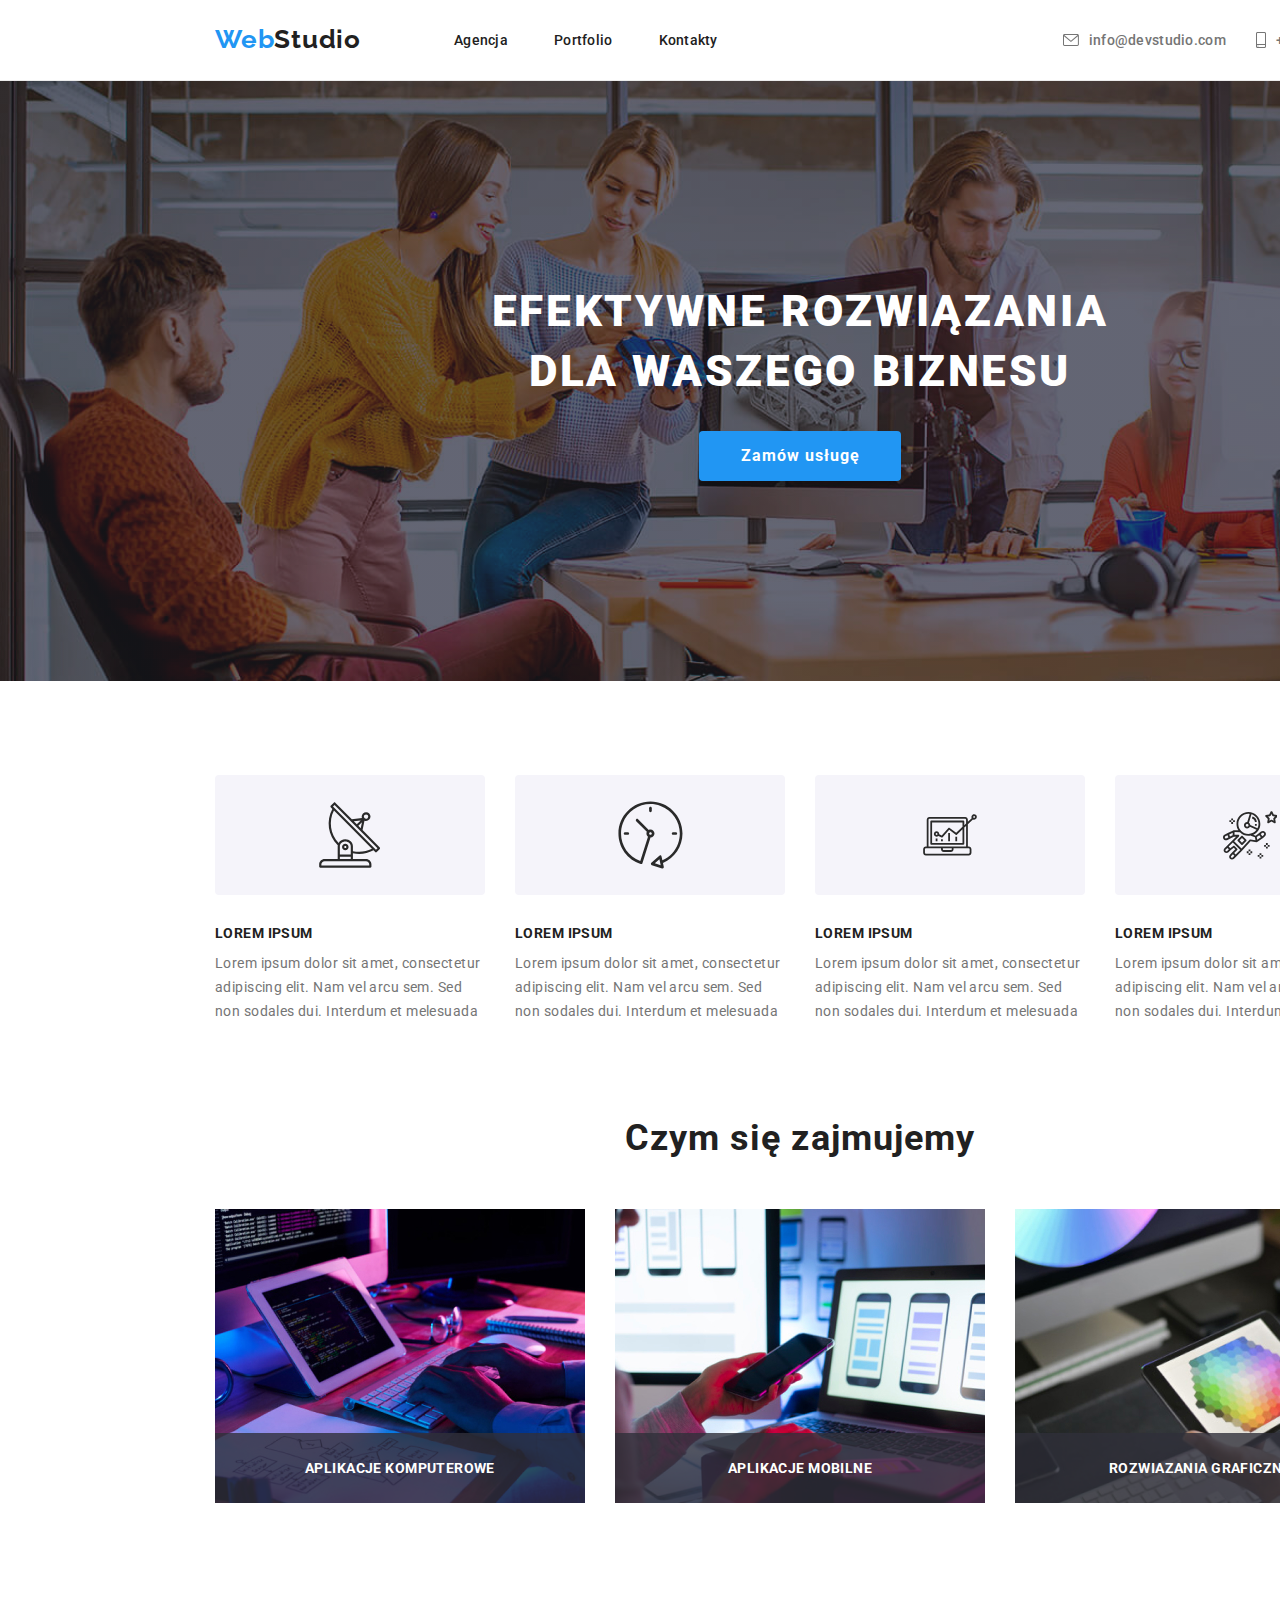
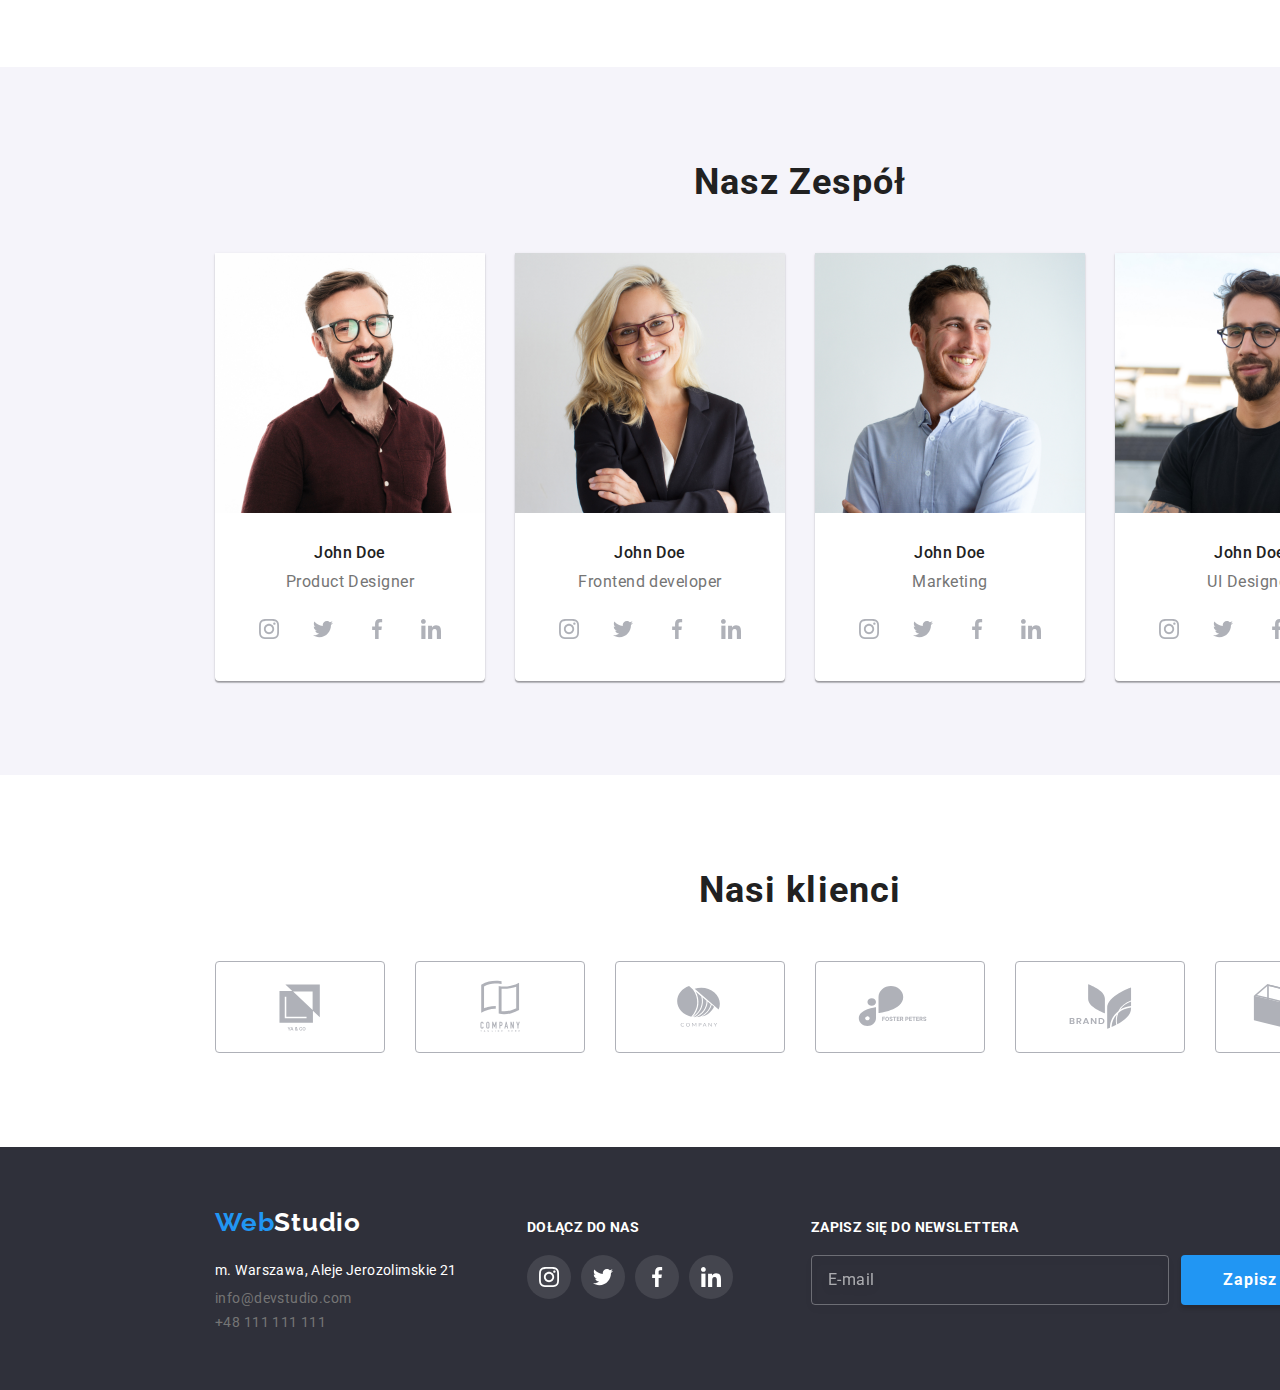
<file: index.html>
<!DOCTYPE html>
<html lang="pl">
  <head>
    <meta charset="UTF-8" />
    <meta http-equiv="X-UA-Compatible" content="IE=edge" />
    <meta name="viewport" content="width=device-width, initial-scale=1.0" />
    <title>Index-6</title>
    <link rel="preconnect" href="https://fonts.googleapis.com" />
    <link rel="preconnect" href="https://fonts.gstatic.com" crossorigin />
    <link
      href="https://fonts.googleapis.com/css2?family=Roboto:wght@400;500;700;900&display=swap"
      rel="stylesheet"
    />
    <link
      href="https://fonts.googleapis.com/css2?family=Raleway:wght@700&display=swap"
      rel="stylesheet"
    />
    <link rel="stylesheet" href="./css/modern-normalize.css" />
    <link rel="stylesheet" href="./css/styles.css" />
  </head>
  <body class="container">
    <header class="odstep">
      <div class="strona naglowek">
        <a class="logo logo-margines-lewy" href="index.html">
          <p>Web</p>
          <p class="logo-stopka-gora">Studio</p>
        </a>
        <nav class="nawigator" style="padding-left: 93px">
          <a class="link" href="index.html">Agencja</a>
          <a class="link" href="portfolio.html" style="margin-left: 46px"
            >Portfolio</a
          >
          <a class="link" href="#" style="margin-left: 46px">Kontakty</a>
        </nav>
        <a
          class="kontakt"
          href="mailto:info@devstudio.com"
          style="margin-left: 345px"
        >
          <div class="kontakt-icon">
            <svg width="16" height="12">
              <use href="./images/icons.svg#icon-mail-koperta"></use>
            </svg>
            <p>info@devstudio.com</p>
          </div>
        </a>
        <a class="kontakt" href="#" style="margin-left: 30px">
          <div class="kontakt-icon">
            <svg width="10" height="16">
              <use href="./images/icons.svg#icon-phone"></use>
            </svg>
            <p>+48 111 111 111</p>
          </div>
        </a>
      </div>
    </header>
    <main>
      <section class="ogloszenie">
        <div class="strona">
          <h1>
            EFEKTYWNE ROZWIĄZANIA <br />
            DLA WASZEGO BIZNESU
          </h1>
          <button class="przycisk-usluga" type="button" data-modal-open>
            Zamów usługę
          </button>
        </div>
      </section>
      <div class="strona tabela-ipsum odstep-sekcji">
        <div style="color: var(--kolor-domyslny)">
          <div class="box">
            <svg class="icon" width="65.32" height="70">
              <use href="./images/icons.svg#icon-antena"></use>
            </svg>
          </div>
          <p class="ipsum-naglowek">LOREM IPSUM</p>
          <p class="ipsum-text">
            Lorem ipsum dolor sit amet, consectetur adipiscing elit. Nam vel
            arcu sem. Sed non sodales dui. Interdum et melesuada
          </p>
        </div>
        <div>
          <div class="box">
            <svg class="icon" width="66.96" height="70">
              <use href="./images/icons.svg#icon-zegar"></use>
            </svg>
          </div>
          <p class="ipsum-naglowek">LOREM IPSUM</p>
          <p class="ipsum-text">
            Lorem ipsum dolor sit amet, consectetur adipiscing elit. Nam vel
            arcu sem. Sed non sodales dui. Interdum et melesuada
          </p>
        </div>
        <div>
          <div class="box">
            <svg class="icon" width="70" height="53.69">
              <use href="./images/icons.svg#icon-diagram"></use>
            </svg>
          </div>
          <p class="ipsum-naglowek">LOREM IPSUM</p>
          <p class="ipsum-text">
            Lorem ipsum dolor sit amet, consectetur adipiscing elit. Nam vel
            arcu sem. Sed non sodales dui. Interdum et melesuada
          </p>
        </div>
        <div>
          <div class="box">
            <svg class="icon" width="54.83" height="60.66">
              <use href="./images/icons.svg#icon-astronauta"></use>
            </svg>
          </div>
          <p class="ipsum-naglowek">LOREM IPSUM</p>
          <p class="ipsum-text">
            Lorem ipsum dolor sit amet, consectetur adipiscing elit. Nam vel
            arcu sem. Sed non sodales dui. Interdum et melesuada
          </p>
        </div>
      </div>
      <section class="odstep-sekcji-dolny">
        <h2 class="sekcja-naglowek">Czym się zajmujemy</h2>
        <div class="wiersz-obrazow">
          <img src="./images/pict1.jpg" alt="pict1" width="370" height="294" />
          <img src="./images/pict2.jpg" alt="pict2" width="370" height="294" />
          <img src="./images/pict3.jpg" alt="pict3" width="370" height="294" />
        </div>
        <div class="wiersz-obrazow">
          <div class="relative">Aplikacje komputerowe</div>
          <div class="relative">aplikacje mobilne</div>
          <div class="relative">rozwiazania graficzne</div>
        </div>
      </section>
      <section class="odstep-sekcji" style="background: #f5f4fa">
        <h2 class="sekcja-naglowek">Nasz Zespół</h2>
        <div class="wiersz-zespolu">
          <div>
            <img
              src="./images/product_designer.jpg"
              alt="Designer"
              width="270"
              height="260"
            />
            <p class="obraz-zespol-imie">John Doe</p>
            <p class="obraz-zespol-tytul">Product Designer</p>
            <div class="icon-social-media">
              <div class="kolo-biale">
                <svg width="20" height="20">
                  <use href="./images/icons.svg#icon-instagram"></use>
                </svg>
              </div>
              <div class="kolo-biale">
                <svg width="20" height="20">
                  <use href="./images/icons.svg#icon-twitter"></use>
                </svg>
              </div>
              <div class="kolo-biale">
                <svg width="20" height="20">
                  <use href="./images/icons.svg#icon-facebook"></use>
                </svg>
              </div>
              <div class="kolo-biale">
                <svg width="20" height="20">
                  <use href="./images/icons.svg#icon-linkedin"></use>
                </svg>
              </div>
            </div>
          </div>
          <div>
            <img
              src="./images/frontend_developer.jpg"
              alt="Frontenddeveloper"
              width="270"
              height="260"
            />
            <p class="obraz-zespol-imie">John Doe</p>
            <p class="obraz-zespol-tytul">Frontend developer</p>
            <div class="icon-social-media">
              <div class="kolo-biale">
                <svg width="20" height="20">
                  <use href="./images/icons.svg#icon-instagram"></use>
                </svg>
              </div>
              <div class="kolo-biale">
                <svg width="20" height="20">
                  <use href="./images/icons.svg#icon-twitter"></use>
                </svg>
              </div>
              <div class="kolo-biale">
                <svg width="20" height="20">
                  <use href="./images/icons.svg#icon-facebook"></use>
                </svg>
              </div>
              <div class="kolo-biale">
                <svg width="20" height="20">
                  <use href="./images/icons.svg#icon-linkedin"></use>
                </svg>
              </div>
            </div>
          </div>
          <div>
            <img
              src="./images/marketing.jpg"
              alt="Marketing"
              width="270"
              height="260"
            />
            <p class="obraz-zespol-imie">John Doe</p>
            <p class="obraz-zespol-tytul">Marketing</p>
            <div class="icon-social-media">
              <div class="kolo-biale">
                <svg width="20" height="20">
                  <use href="./images/icons.svg#icon-instagram"></use>
                </svg>
              </div>
              <div class="kolo-biale">
                <svg width="20" height="20">
                  <use href="./images/icons.svg#icon-twitter"></use>
                </svg>
              </div>
              <div class="kolo-biale">
                <svg width="20" height="20">
                  <use href="./images/icons.svg#icon-facebook"></use>
                </svg>
              </div>
              <div class="kolo-biale">
                <svg width="20" height="20">
                  <use href="./images/icons.svg#icon-linkedin"></use>
                </svg>
              </div>
            </div>
          </div>
          <div>
            <img
              src="./images/ui_designer.jpg"
              alt="UI Designer"
              width="270"
              height="260"
            />
            <p class="obraz-zespol-imie">John Doe</p>
            <p class="obraz-zespol-tytul">UI Designer</p>
            <div class="icon-social-media">
              <div class="kolo-biale">
                <svg width="20" height="20">
                  <use href="./images/icons.svg#icon-instagram"></use>
                </svg>
              </div>
              <div class="kolo-biale">
                <svg width="20" height="20">
                  <use href="./images/icons.svg#icon-twitter"></use>
                </svg>
              </div>
              <div class="kolo-biale">
                <svg width="20" height="20">
                  <use href="./images/icons.svg#icon-facebook"></use>
                </svg>
              </div>
              <div class="kolo-biale">
                <svg width="20" height="20">
                  <use href="./images/icons.svg#icon-linkedin"></use>
                </svg>
              </div>
            </div>
          </div>
        </div>
      </section>
      <section class="odstep-sekcji">
        <h2 class="sekcja-naglowek">Nasi klienci</h2>
        <div class="tabela-klientow">
          <div class="box2">
            <svg width="105" height="60">
              <use href="./images/icons.svg#icon-Logoklient-1"></use>
            </svg>
          </div>
          <div class="box2">
            <svg width="105" height="60">
              <use href="./images/icons.svg#icon-Logoklient-2"></use>
            </svg>
          </div>
          <div class="box2">
            <svg width="105" height="60">
              <use href=" ./images/icons.svg#icon-Logoklient-3"></use>
            </svg>
          </div>
          <div class="box2">
            <svg width="105" height="60">
              <use href="./images/icons.svg#icon-Logoklient-4"></use>
            </svg>
          </div>
          <div class="box2">
            <svg width="105" height="60">
              <use href="./images/icons.svg#icon-Logoklient-5"></use>
            </svg>
          </div>
          <div class="box2">
            <svg width="105" height="60">
              <use href="./images/icons.svg#icon-Logoklient-6"></use>
            </svg>
          </div>
        </div>
      </section>
    </main>
    <footer>
      <div class="stopka strona">
        <div>
          <div class="logo">
            <p>Web</p>
            <p class="logo-stopka-dol">Studio</p>
          </div>
          <address>
            <p class="kontakt kontakt-adres">
              m. Warszawa, Aleje Jerozolimskie 21
            </p>
            <p class="kontakt kontakt-stopka" style="padding-top: 8px">
              info@devstudio.com
            </p>
            <p class="kontakt kontakt-stopka" style="padding-top: 8px">
              +48 111 111 111
            </p>
          </address>
        </div>
        <div>
          <p class="stopka-2">DOŁĄCZ DO NAS</p>
          <div class="icon-social-media-stopka">
            <div class="kolo">
              <svg width="20" height="20">
                <use href="./images/icons.svg#icon-instagram"></use>
              </svg>
            </div>
            <div class="kolo">
              <svg width="20" height="20">
                <use href="./images/icons.svg#icon-twitter"></use>
              </svg>
            </div>
            <div class="kolo">
              <svg width="20" height="20">
                <use href="./images/icons.svg#icon-facebook"></use>
              </svg>
            </div>
            <div class="kolo">
              <svg width="20" height="20">
                <use href="./images/icons.svg#icon-linkedin"></use>
              </svg>
            </div>
          </div>
        </div>
        <div style="margin-left: 8px">
          <p class="stopka-2">ZAPISZ SIĘ DO NEWSLETTERA</p>
          <div class="zapisz-sie">
            <div class="newsletter">
              <form>
                <label> E-mail </label>
              </form>
            </div>
            <div>
              <button class="przycisk-zapisz-sie" type="submit">
                Zapisz się
                <svg class="icon-zapisz-sie" width="24" height="24">
                  <use href="./images/icons.svg#icon-icon-send"></use>
                </svg>
              </button>
            </div>
          </div>
        </div>
      </div>
    </footer>
    <div class="backdrop is-hidden" data-modal>
      <div class="modal">
        <button type="button" class="close-btn" data-modal-close>
          <svg width="10" height="10">
            <use href="./images/icons.svg#icon-vector-x"></use>
          </svg>
        </button>
        <p class="modal-naglowek">Zostaw swoje dane w formularzu poniżej</p>
        <form class="formularz-uslug">
          <div class="pole-formularza">
            <label for="input-imie">Imie</label>
            <div>
              <svg width="15" height="15">
                <use href="./images/icons.svg#icon-user"></use>
              </svg>
              <input type="text" name="imie" id="input-imie" />
            </div>
          </div>
          <div class="pole-formularza">
            <label for="input-telefon">Telefon</label>
            <div>
              <svg width="15" height="15">
                <use href="./images/icons.svg#icon-telefon"></use>
              </svg>
              <input type="tel" name="telefon" id="input-telefon" />
            </div>
          </div>
          <div class="pole-formularza">
            <label for="input-email">Email</label>
            <div>
              <svg width="15" height="15">
                <use href="./images/icons.svg#icon-mail"></use>
              </svg>
              <input type="email" name="email" id="input-email" />
            </div>
          </div>
          <div class="pole-formularza">
            <label for="text-komentarz">Komentarz</label>
            <textarea
              name="komentarz"
              id="text-komentarz"
              placeholder="Wprowadź tekst ..."
            ></textarea>
          </div>
          <div class="akcept-regulamin">
            <label>
              <input
                class="checkbox-hidden"
                type="checkbox"
                name="regulamin"
                value="akcept"
                required
              />
              <svg class="checkbox-empty" width="16" height="15">
                <use href="./images/icons.svg#icon-check-box"></use>
              </svg>
              <svg class="checkbox-accepted" width="16" height="15">
                <use href="./images/icons.svg#icon-check-box-transp"></use>
              </svg>
              <span class="checkbox-space">
                Oświadczam iż akceptuję
                <a href="#" tabindex="-1">Regulamin</a> i
                <a href="#" tabindex="-1">Politykę Prywatności.</a>
              </span>
            </label>
          </div>
        </form>
        <button type="submit" class="przycisk-wyslij">Wyślij</button>
      </div>
    </div>
    <script src="./js/modal.js"></script>
  </body>
</html>
</file>
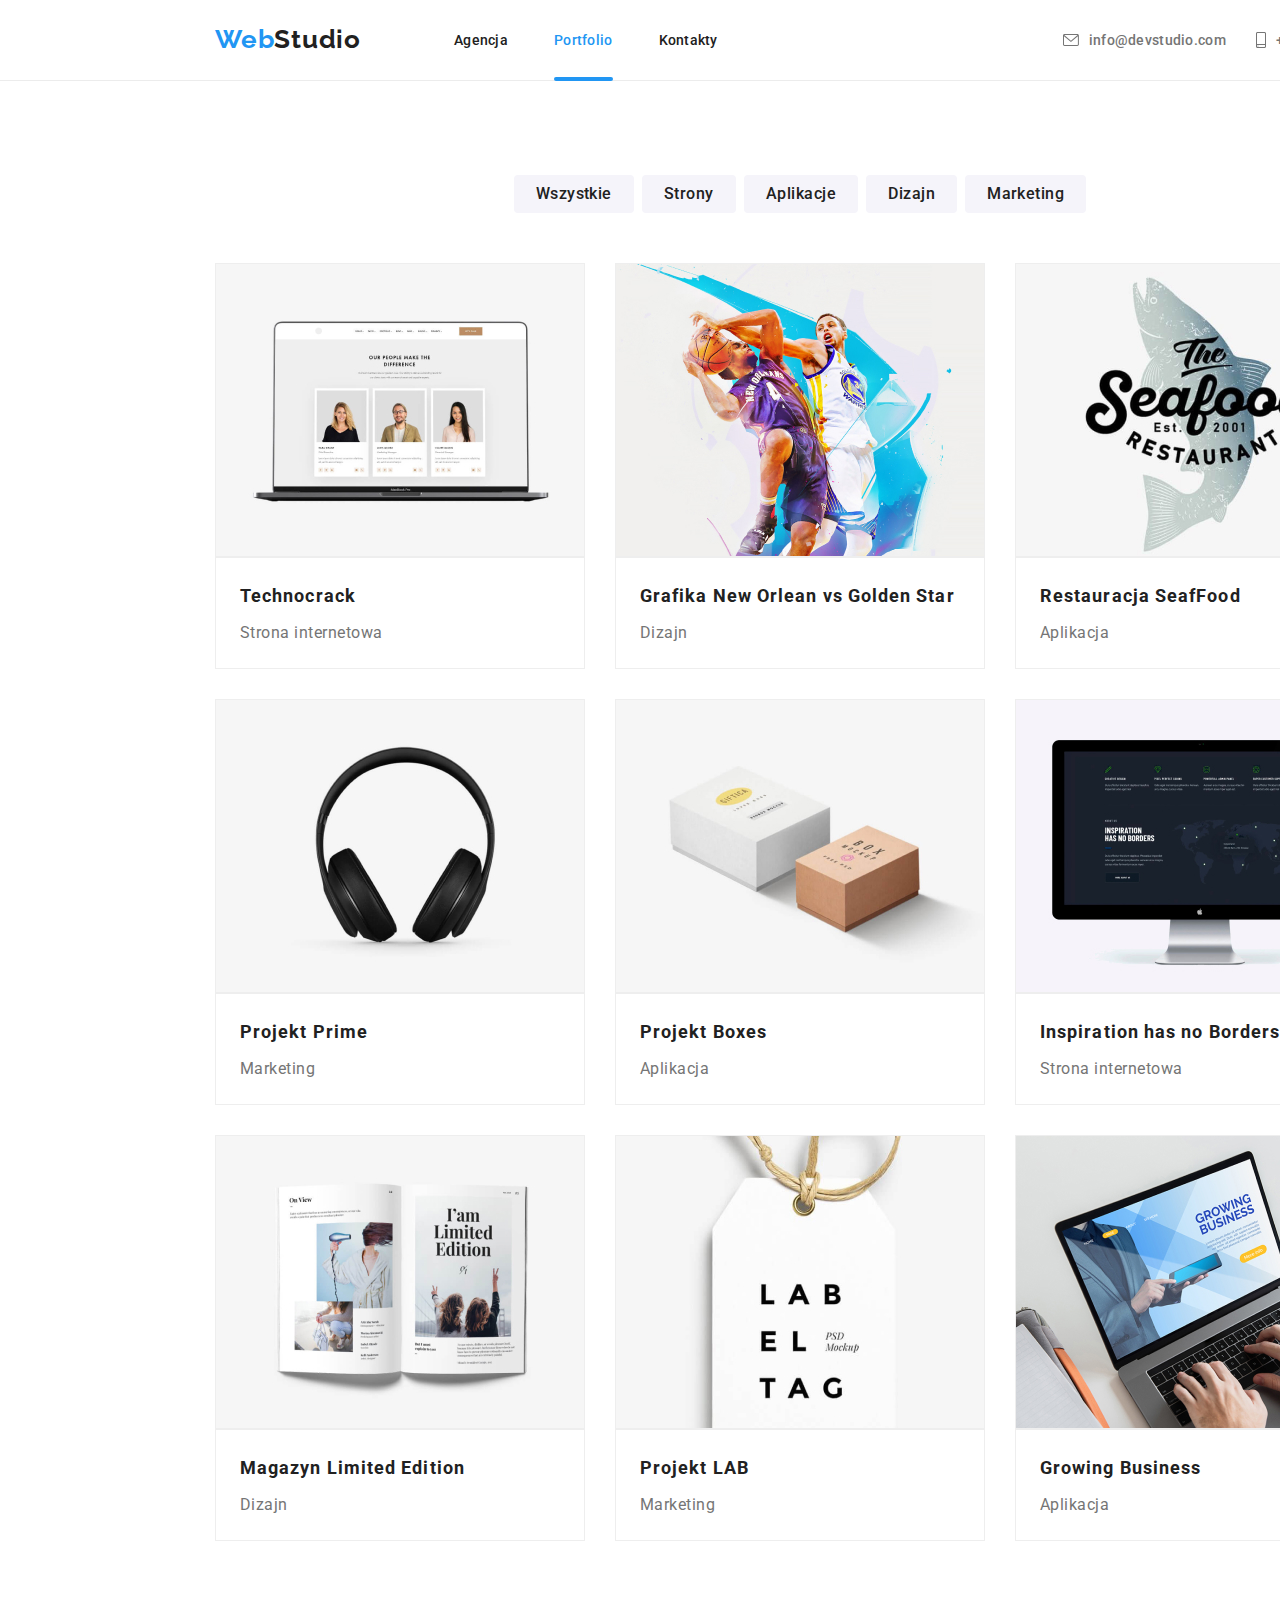
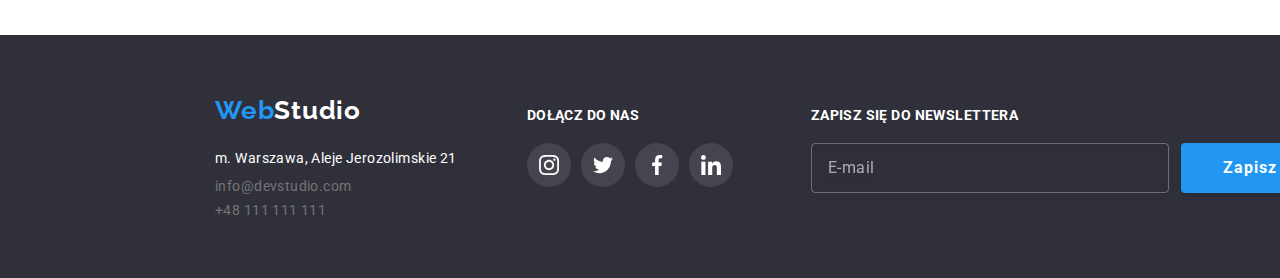
<file: portfolio.html>
<!DOCTYPE html>
<html lang="pl">
  <head>
    <meta charset="UTF-8" />
    <meta http-equiv="X-UA-Compatible" content="IE=edge" />
    <meta name="viewport" content="width=device-width, initial-scale=1.0" />
    <title>Porfolio-6</title>
    <link rel="preconnect" href="https://fonts.googleapis.com" />
    <link rel="preconnect" href="https://fonts.gstatic.com" crossorigin />
    <link
      href="https://fonts.googleapis.com/css2?family=Roboto:wght@400;500;700;900&display=swap"
      rel="stylesheet"
    />
    <link
      href="https://fonts.googleapis.com/css2?family=Raleway:wght@700&display=swap"
      rel="stylesheet"
    />
    <link rel="stylesheet" href="./css/modern-normalize.css" />
    <link rel="stylesheet" href="./css/styles.css" />
  </head>
  <body class="container">
    <header class="odstep">
      <div class="strona naglowek">
        <a class="logo logo-margines-lewy" href="index.html">
          <p>Web</p>
          <p class="logo-stopka-gora">Studio</p>
        </a>
        <nav class="nawigator" style="padding-left: 93px">
          <a class="link" href="index.html">Agencja</a>
          <a
            class="link link-aktywny"
            href="portfolio.html"
            style="margin-left: 46px"
            >Portfolio</a
          >
          <a class="link" href="#" style="margin-left: 46px">Kontakty</a>
        </nav>
        <a
          class="kontakt"
          href="mailto:info@devstudio.com"
          style="margin-left: 345px"
        >
          <div class="kontakt-icon">
            <svg width="16" height="12">
              <use href="./images/icons.svg#icon-mail-koperta"></use>
            </svg>
            <p>info@devstudio.com</p>
          </div>
        </a>
        <a class="kontakt" href="#" style="margin-left: 30px">
          <div class="kontakt-icon">
            <svg width="10" height="16">
              <use href="./images/icons.svg#icon-phone"></use>
            </svg>
            <p>+48 111 111 111</p>
          </div>
        </a>
      </div>
    </header>
    <main class="strona odstep-sekcji">
      <div class="wiersz-przyciskow">
        <button class="przycisk przycisk-aktywny">Wszystkie</button>
        <button class="przycisk">Strony</button>
        <button class="przycisk">Aplikacje</button>
        <button class="przycisk">Dizajn</button>
        <button class="przycisk">Marketing</button>
      </div>
      <div class="kolumna-obrazow">
        <div class="wiersz-obrazow">
          <div>
            <div class="obraz">
              <img src="./images/technocrack.jpg" alt="pict1-1" />
              <div class="overlay">
                <p>
                  Technocrack jest popularną platformą wykorzystywaną do
                  rozpowszechniania koronawirusa. Firmy wykorzystują tą
                  platformę do celów szpiegowskiech i ataków na niezabezpieczone
                  serwery konkurencji
                </p>
              </div>
            </div>
            <div>
              <p class="obraz-tytul">Technocrack</p>
              <p class="obraz-opis">Strona internetowa</p>
            </div>
          </div>
          <!-- ======================================================================= -->

          <div>
            <div class="obraz">
              <img src="./images/new_orlean.jpg" alt="pict2-1" />
              <div class="overlay">
                <p>
                  Technocrack jest popularną platformą wykorzystywaną do
                  rozpowszechniania koronawirusa. Firmy wykorzystują tą
                  platformę do celów szpiegowskiech i ataków na niezabezpieczone
                  serwery konkurencji
                </p>
              </div>
            </div>
            <div>
              <p class="obraz-tytul">Grafika New Orlean vs Golden Star</p>
              <p class="obraz-opis">Dizajn</p>
            </div>
          </div>

          <div>
            <div class="obraz">
              <img src="./images/seafood.jpg" alt="pict3-1" />
              <div class="overlay">
                <p>
                  Technocrack jest popularną platformą wykorzystywaną do
                  rozpowszechniania koronawirusa. Firmy wykorzystują tą
                  platformę do celów szpiegowskiech i ataków na niezabezpieczone
                  serwery konkurencji
                </p>
              </div>
            </div>
            <div>
              <p class="obraz-tytul">Restauracja SeafFood</p>
              <p class="obraz-opis">Aplikacja</p>
            </div>
          </div>
        </div>
        <div class="wiersz-obrazow">
          <div>
            <div class="obraz">
              <img src="./images/sluchawki.jpg" alt="pict2-1" />
              <div class="overlay">
                <p>
                  Technocrack jest popularną platformą wykorzystywaną do
                  rozpowszechniania koronawirusa. Firmy wykorzystują tą
                  platformę do celów szpiegowskiech i ataków na niezabezpieczone
                  serwery konkurencji
                </p>
              </div>
            </div>
            <div>
              <p class="obraz-tytul">Projekt Prime</p>
              <p class="obraz-opis">Marketing</p>
            </div>
          </div>
          <div>
            <div class="obraz">
              <img src="./images/boxes.jpg" alt="pict2-2" />
              <div class="overlay">
                <p>
                  Technocrack jest popularną platformą wykorzystywaną do
                  rozpowszechniania koronawirusa. Firmy wykorzystują tą
                  platformę do celów szpiegowskiech i ataków na niezabezpieczone
                  serwery konkurencji
                </p>
              </div>
            </div>
            <div>
              <p class="obraz-tytul">Projekt Boxes</p>
              <p class="obraz-opis">Aplikacja</p>
            </div>
          </div>
          <div>
            <div class="obraz">
              <img src="./images/computer.jpg" alt="pict2-3" />
              <div class="overlay">
                <p>
                  Technocrack jest popularną platformą wykorzystywaną do
                  rozpowszechniania koronawirusa. Firmy wykorzystują tą
                  platformę do celów szpiegowskiech i ataków na niezabezpieczone
                  serwery konkurencji
                </p>
              </div>
            </div>
            <div>
              <p class="obraz-tytul">Inspiration has no Borders</p>
              <p class="obraz-opis">Strona internetowa</p>
            </div>
          </div>
        </div>
        <div class="wiersz-obrazow">
          <div>
            <div class="obraz">
              <img src="./images/magazyn_ltd.jpg" alt="pict3-1" />
              <div class="overlay">
                <p>
                  Technocrack jest popularną platformą wykorzystywaną do
                  rozpowszechniania koronawirusa. Firmy wykorzystują tą
                  platformę do celów szpiegowskiech i ataków na niezabezpieczone
                  serwery konkurencji
                </p>
              </div>
            </div>
            <div>
              <p class="obraz-tytul">Magazyn Limited Edition</p>
              <p class="obraz-opis">Dizajn</p>
            </div>
          </div>
          <div>
            <div class="obraz">
              <img src="./images/projekt.jpg" alt="pict3-2" />
              <div class="overlay">
                <p>
                  Technocrack jest popularną platformą wykorzystywaną do
                  rozpowszechniania koronawirusa. Firmy wykorzystują tą
                  platformę do celów szpiegowskiech i ataków na niezabezpieczone
                  serwery konkurencji
                </p>
              </div>
            </div>
            <div>
              <p class="obraz-tytul">Projekt LAB</p>
              <p class="obraz-opis">Marketing</p>
            </div>
          </div>
          <div>
            <div class="obraz">
              <img src="./images/growing.jpg" alt="pict3-3" />
              <div class="overlay">
                <p>
                  Technocrack jest popularną platformą wykorzystywaną do
                  rozpowszechniania koronawirusa. Firmy wykorzystują tą
                  platformę do celów szpiegowskiech i ataków na niezabezpieczone
                  serwery konkurencji
                </p>
              </div>
            </div>
            <div>
              <p class="obraz-tytul">Growing Business</p>
              <p class="obraz-opis">Aplikacja</p>
            </div>
          </div>
        </div>
      </div>
    </main>
    <footer>
      <div class="stopka strona">
        <div>
          <div class="logo">
            <p>Web</p>
            <p class="logo-stopka-dol">Studio</p>
          </div>
          <address>
            <p class="kontakt kontakt-adres">
              m. Warszawa, Aleje Jerozolimskie 21
            </p>
            <p class="kontakt kontakt-stopka" style="padding-top: 8px">
              info@devstudio.com
            </p>
            <p class="kontakt kontakt-stopka" style="padding-top: 8px">
              +48 111 111 111
            </p>
          </address>
        </div>
        <div>
          <p class="stopka-2">DOŁĄCZ DO NAS</p>
          <div class="icon-social-media-stopka">
            <div class="kolo">
              <svg width="20" height="20">
                <use href="./images/icons.svg#icon-instagram"></use>
              </svg>
            </div>
            <div class="kolo">
              <svg width="20" height="20">
                <use href="./images/icons.svg#icon-twitter"></use>
              </svg>
            </div>
            <div class="kolo">
              <svg width="20" height="20">
                <use href="./images/icons.svg#icon-facebook"></use>
              </svg>
            </div>
            <div class="kolo">
              <svg width="20" height="20">
                <use href="./images/icons.svg#icon-linkedin"></use>
              </svg>
            </div>
          </div>
        </div>
        <div style="margin-left: 8px">
          <p class="stopka-2">ZAPISZ SIĘ DO NEWSLETTERA</p>
          <div class="zapisz-sie">
            <div class="newsletter">
              <form>
                <label> E-mail </label>
              </form>
            </div>
            <div>
              <button class="przycisk-zapisz-sie" type="submit">
                Zapisz się
                <svg class="icon-zapisz-sie" width="24" height="24">
                  <use href="./images/icons.svg#icon-icon-send"></use>
                </svg>
              </button>
            </div>
          </div>
        </div>
      </div>
    </footer>
  </body>
</html>
</file>
<file: css/styles.css>
:root {
  --kolor-domyslny: #212121;
  --kolor-logo: #2196f3;
  --kolor-kontakt: #757575;
  --kolor-przycisk-nieaktywny: #f5f4fa;
  --kolor-stopka: #2f303a;
  --kolor-margines-poziomy: #ececec;
  --kolor-tlo: #e5e5e5;
  --kolor-ramki-zdjec: #eeeeee;
  --kolor-ikon: #afb1b8;
  --kolor-standard: #ffffff;
  --cien: 0px 4px 4px rgba(0, 0, 0, 0.15);
  --f-czasu: cubic-bezier(0.4, 0, 0.2, 1);
}

* {
  margin: 0px;
  padding: 0px;
}

body {
  background-color: var(--kolor-standard);
  text-decoration: none;
  font-family: "Roboto";
  font-style: normal;
  font-weight: 500;
}

table {
  border-collapse: collapse;
}

h1 {
  font-weight: 900;
  font-size: 44px;
  line-height: 60px;
  text-align: center;
  letter-spacing: 0.06em;
  text-transform: uppercase;
  color: var(--kolor-standard);
}

img {
  display: block;
}

button {
  border: none;
  outline: none;
}

a,
button,
.kolo-biale,
.kolo,
.box2,
.wiersz-obrazow > div {
  cursor: pointer;
}

footer {
  background-color: var(--kolor-stopka);
  color: var(--kolor-standard);
  padding: 60px 0px;
}

.container {
  width: 1600px;
  margin-left: auto;
  margin-right: auto;
}

.strona {
  width: 1200px;
  margin-left: auto;
  margin-right: auto;
}

.odstep {
  width: 1600;
  border-bottom: 1px solid var(--kolor-margines-poziomy);
}

.odstep-sekcji {
  padding: 94px 0px;
}

.odstep-sekcji-dolny {
  padding-bottom: 94px;
}

.sekcja-naglowek {
  font-weight: 700;
  font-size: 36px;
  line-height: 42px;
  text-align: center;
  letter-spacing: 0.03em;
  color: #212121;
  padding-bottom: 50px;
}

.naglowek {
  display: flex;
  background-color: var(--kolor-standard);
  align-items: center;
  padding-top: 24px;
  padding-bottom: 25px;
}

.stopka {
  display: flex;
  padding: 0px 15px;
  gap: 70px;
}

.stopka-2 {
  font-weight: 700;
  font-size: 14px;
  line-height: 16px;
  letter-spacing: 0.03em;
  text-transform: uppercase;
  color: #ffffff;
  margin-top: 12px;
  margin-bottom: 20px;
}

.ogloszenie {
  text-align: center;
  background-color: var(--kolor-stopka);
  padding-top: 200px;
  padding-bottom: 200px;
  background-image: url("../images/tlo.png");
  background-image: linear-gradient(
      rgba(47, 48, 58, 0.4),
      rgba(47, 48, 58, 0.4)
    ),
    url("../images/tlo.png");
}

.logo {
  display: flex;
  text-decoration: none;
  font-family: "Raleway";
  font-style: normal;
  font-weight: 700;
  font-size: 26px;
  line-height: 31px;
  letter-spacing: 0.03em;
  color: var(--kolor-logo);
}

.logo-margines-lewy {
  margin-left: 15px;
}

.logo .logo-stopka-gora {
  color: var(--kolor-domyslny);
}

.logo > .logo-stopka-dol {
  color: var(--kolor-standard);
}

.nawigator {
  display: flex;
}

.link {
  text-decoration: none;
  font-size: 14px;
  line-height: 16px;
  letter-spacing: 0.02em;
  color: var(--kolor-domyslny);
  position: relative;
}

.link-aktywny {
  color: var(--kolor-logo);
}

.link-aktywny::after {
  display: block;
  content: "";
  background: var(--kolor-logo);
  border-radius: 2px;
  width: 100%;
  height: 4px;
  position: absolute;
  top: 45px;
}

.link:hover,
.link:focus {
  color: var(--kolor-logo);
  transition-property: color;
  transition-duration: 250ms;
  transition-timing-function: var(--f-czasu);
}

.kontakt {
  text-decoration: none;
  font-family: "Roboto";
  font-style: normal;
  font-weight: 500;
  font-size: 14px;
  line-height: 16px;
  letter-spacing: 0.02em;
  color: var(--kolor-kontakt);
}

.kontakt-adres {
  padding-top: 20px;
  font-weight: 400;
  font-size: 14px;
  line-height: 24px;
  letter-spacing: 0.03em;
  color: #ffffff;
}

.kontakt-adres:hover,
.kontakt-adres:focus {
  text-decoration-color: var(--kolor-logo);
}

.kontakt-stopka {
  letter-spacing: 0.03em;
  font-weight: 400;
}

.kontakt-icon {
  display: flex;
  flex-direction: row;
  justify-content: right;
  align-items: center;
  gap: 10px;
  fill: var(--kolor-kontakt);
}

.kontakt-icon:hover,
.kontakt-icon:focus {
  fill: var(--kolor-logo);
  color: var(--kolor-logo);
  transition-property: fill, color;
  transition-duration: 250ms;
  transition-timing-function: var(--f-czasu);
}

.wiersz-przyciskow {
  padding-bottom: 50px;
  display: flex;
  gap: 8px;
  justify-content: center;
}

.przycisk {
  text-decoration: none;
  height: 38px;
  font-family: "Roboto";
  font-style: normal;
  font-weight: 500;
  font-size: 16px;
  line-height: 26px;
  text-align: center;
  letter-spacing: 0.03em;
  background: var(--kolor-przycisk-nieaktywny);
  color: var(--kolor-domyslny);
  padding: 6px 22px;
  border-radius: 4px;
}

.przycisk-usluga {
  font-family: "Roboto";
  font-style: normal;
  font-weight: 700;
  font-size: 16px;
  line-height: 30px;
  display: flex;
  padding-top: 10px;
  padding-bottom: 10px;
  padding-left: 42px;
  padding-right: 41px;
  margin-top: 30px;
  margin-left: auto;
  margin-right: auto;
  letter-spacing: 0.06em;
  color: var(--kolor-standard);
  background-color: var(--kolor-logo);
  box-shadow: var(--cien);
  border-radius: 4px;
}

.przycisk:hover,
.przycisk:focus {
  color: var(--kolor-standard);
  background-color: var(--kolor-logo);
  box-shadow: 0px 3px 1px rgba(0, 0, 0, 0.1), 0px 1px 2px rgba(0, 0, 0, 0.08),
    0px 2px 2px rgba(0, 0, 0, 0.12);
  border-radius: 4px;
  transition-property: background-color, color;
  transition-duration: 250ms;
  transition-timing-function: var(--f-czasu);
}

.zapisz-sie {
  display: flex;
  gap: 12px;
}

.przycisk-zapisz-sie {
  display: flex;
  align-items: center;
  gap: 24px;
  font-family: "Roboto";
  font-style: bold;
  font-weight: 700;
  font-size: 16px;
  letter-spacing: 0.06em;
  width: 200px;
  height: 50px;
  padding-top: 10px;
  padding-bottom: 10px;
  padding-left: 42px;
  margin-left: auto;
  margin-right: auto;
  color: var(--kolor-standard);
  fill: var(--kolor-standard);
  background-color: var(--kolor-logo);
  box-shadow: var(--cien);
  border-radius: 4px;
}

.przycisk-wyslij {
  font-style: bold;
  font-weight: 700;
  font-size: 16px;
  letter-spacing: 0.06em;
  width: 200px;
  height: 50px;
  padding: 10px 0px;
  text-align: center;
  color: var(--kolor-standard);
  background-color: var(--kolor-logo);
  box-shadow: var(--cien);
  border-radius: 4px;
}

.icon-zapisz-sie {
  align-items: center;
  fill: var(--kolor-standard);
}

.kolumna-obrazow {
  display: flex;
  flex-direction: column;
  gap: 30px;
}

.wiersz-obrazow {
  display: flex;
  justify-content: center;
  gap: 30px;
}

.relative {
  position: relative;
  top: -70px;
  width: 370px;
  background: rgba(47, 48, 58, 0.8);
  font-weight: 700;
  font-size: 14px;
  line-height: 16px;
  text-align: center;
  letter-spacing: 0.03em;
  text-transform: uppercase;
  color: #ffffff;
  padding-top: 27px;
  padding-bottom: 27px;
}

.wiersz-obrazow > div:hover {
  box-shadow: 0px 1px 1px rgba(0, 0, 0, 0.12), 0px 4px 4px rgba(0, 0, 0, 0.06),
    1px 4px 6px rgba(0, 0, 0, 0.16);
  transition-property: box-shadow;
  transition-duration: 250ms;
  transition-timing-function: var(--f-czasu);
}

.wiersz-obrazow div div {
  border: 1px solid var(--kolor-ramki-zdjec);
}

.wiersz-zespolu {
  display: flex;
  justify-content: center;
  gap: 30px;
}

.wiersz-zespolu > div {
  border-radius: 0px 0px 4px 4px;
  background-color: var(--kolor-standard);
  box-shadow: 0px 1px 3px rgba(0, 0, 0, 0.12), 0px 1px 1px rgba(0, 0, 0, 0.14),
    0px 2px 1px rgba(0, 0, 0, 0.2);
}

.obraz {
  width: 370px;
  height: 294px;
  margin: 0 auto;
  background-color: #bdbdbd;
  position: relative;
  overflow: hidden;
}

.overlay {
  position: absolute;
  top: 0;
  left: 0;
  width: 100%;
  height: 100%;
  transform: translatey(100%);
  background-color: var(--kolor-logo);
  transition: transform 250ms var(--f-czasu);
}

.wiersz-obrazow > div:hover .overlay,
.wiersz-obrazow > div:focus .overlay {
  transform: translatex(0%);
  transition-property: transform;
  transition-duration: 250ms;
  transition-timing-function: var(--f-czasu);
}

.overlay p {
  color: #fff;
  padding: 49px 45px 49px 24px;
  margin: 0;
  font-weight: 400;
  font-size: 18px;
  letter-spacing: 0.03em;
  color: #ffffff;
}

.obraz-tytul {
  padding-top: 20px;
  padding-left: 24px;
  padding-bottom: 4px;
  font-weight: 700;
  font-size: 18px;
  line-height: 36px;
  letter-spacing: 0.06em;
  color: #212121;
}

.obraz-opis {
  padding-left: 24px;
  padding-bottom: 20px;
  font-weight: 400;
  font-size: 16px;
  line-height: 30px;
  letter-spacing: 0.03em;
  color: #757575;
}

.obraz-zespol-imie {
  font-weight: 500;
  font-size: 16px;
  line-height: 19px;
  text-align: center;
  letter-spacing: 0.03em;
  color: #212121;
  margin-top: 30px;
}

.obraz-zespol-tytul {
  font-weight: 400;
  font-size: 16px;
  line-height: 19px;
  text-align: center;
  letter-spacing: 0.03em;
  color: #757575;
  margin-top: 10px;
  margin-bottom: 16px;
}

.icon {
  fill: #2a2a2a;
}

.tabela-ipsum {
  display: flex;
  justify-content: center;
  gap: 30px;
  padding-left: 15px;
  padding-right: 15px;
}

.ipsum-naglowek {
  font-weight: 700;
  font-size: 14px;
  line-height: 16px;
  letter-spacing: 0.03em;
  text-transform: uppercase;
  color: var(--kolor-domyslny);
  margin-bottom: 10px;
}

.ipsum-text {
  font-weight: 400;
  font-size: 14px;
  line-height: 24px;
  letter-spacing: 0.03em;
  color: var(--kolor-kontakt);
}

.tabela-klientow {
  display: flex;
  justify-content: center;
  gap: 30px;
}

.box {
  display: flex;
  height: 120px;
  background: #f5f4fa;
  border-radius: 4px;
  margin-bottom: 30px;
  justify-content: center;
  align-items: center;
}

.box2 {
  display: flex;
  width: 170px;
  height: 92px;
  border: 1px solid var(--kolor-ikon);
  border-radius: 4px;
  justify-content: center;
  align-items: center;
  gap: 30px;
  fill: var(--kolor-ikon);
}

.box2:hover,
.box2:focus {
  border-color: var(--kolor-logo);
  fill: var(--kolor-logo);
  transition-property: fill, border-color;
  transition-duration: 250ms;
  transition-timing-function: var(--f-czasu);
}

.kolo {
  display: flex;
  width: 44px;
  height: 44px;
  border-radius: 50%;
  background-color: rgba(255, 255, 255, 0.1);
  justify-content: center;
  align-items: center;
  gap: 10px;
}

.kolo:hover,
.kolo:focus {
  background-color: var(--kolor-logo);
  transition-property: background-color;
  transition-duration: 250ms;
  transition-timing-function: var(--f-czasu);
}

.icon-social-media {
  display: flex;
  justify-content: center;
  margin-bottom: 30px;
  gap: 10px;
  color: var(--kolor-ikon);
}

.icon-social-media-stopka {
  display: flex;
  justify-content: center;
  gap: 10px;
  margin-bottom: 30px;
  fill: var(--kolor-standard);
}

.kolo-biale {
  display: flex;
  width: 44px;
  height: 44px;
  border-radius: 50%;
  justify-content: center;
  align-items: center;
  fill: var(--kolor-ikon);
}

.kolo-biale:hover,
.kolo-biale:focus {
  background-color: var(--kolor-logo);
  fill: var(--kolor-standard);
  transition-property: fill, background-color;
  transition-duration: 250ms;
  transition-timing-function: var(--f-czasu);
}

.newsletter {
  border: 1px solid rgba(255, 255, 255, 0.3);
  filter: drop-shadow(var(--cien));
  border-radius: 4px;
  width: 358px;
  height: 50px;
  font-weight: 400;
  font-size: 16px;
  line-height: 20px;
  display: flex;
  align-items: center;
  letter-spacing: 0.03em;
  color: rgba(255, 255, 255, 0.6);
  padding: 15px 16px;
}

.backdrop {
  position: fixed;
  left: 0;
  top: 0;
  width: 100%;
  height: 100%;
  background-color: rgba(0, 0, 0, 0.1);
  visibility: visible;
  opacity: 1;
  transform: scale(1);
  transition-property: visibility, opacity, transform;
  transition-duration: 250ms;
  transition-timing-function: linear;
}

.is-hidden {
  opacity: 0;
  visibility: hidden;
  pointer-events: none;
  transform: scale(0);
}

.modal {
  display: flex;
  flex-direction: column;
  align-items: center;
  position: absolute;
  top: 50%;
  left: 50%;
  transform: translate(-50%, -50%);
  width: 528px;
  min-height: 581px;
  background-color: #fff;
  padding: 40px;
}

.close-btn {
  position: absolute;
  top: 8px;
  right: 8px;
  width: 30px;
  height: 30px;
  background-color: #fff;
  border: 1px solid rgba(0, 0, 0, 0.1);
  border-radius: 50%;
  cursor: pointer;
}

.modal-naglowek {
  margin-bottom: 12px;
  font-weight: 700;
  font-size: 20px;
  line-height: 23px;
  text-align: center;
  letter-spacing: 0.03em;
  color: var(-- --kolor-domyslny);
}

.formularz-uslug {
  font-family: "Roboto";
  font-style: normal;
  font-weight: 400;
}

.formularz-uslug,
.pole-formularza {
  display: flex;
  flex-direction: column;
  align-items: start;
  width: 100%;
  gap: 10px;
}

.formularz-uslug {
  justify-content: center;
  gap: 10px;
}

.pole-formularza {
  justify-content: flex-start;
  gap: 4px;
}

.pole-formularza > div {
  display: flex;
  flex-direction: row;
  justify-content: flex-start;
  align-items: center;
  position: relative;
  width: 100%;
}

.pole-formularza > div > svg {
  position: absolute;
  left: 15px;
}

.pole-formularza label,
.pole-formularza input,
.pole-formularza textarea {
  width: 100%;
  font-size: 12px;
  line-height: 14px;
  letter-spacing: 0.01em;
  color: var(--kolor-kontakt);
}

.pole-formularza input,
.pole-formularza textarea {
  border: 1px solid rgba(33, 33, 33, 0.2);
  border-radius: 4px;
}

.pole-formularza input {
  height: 40px;
  padding-left: 45px;
  padding-right: 15px;
}

.pole-formularza textarea {
  height: 120px;
  padding: 15px;
  text-align: top left;
  resize: none;
}

.pole-formularza input:focus,
.pole-formularza textarea:focus {
  outline: none;
}

.pole-formularza > div:hover,
.pole-formularza > div:focus-within,
.pole-formularza input:hover,
.pole-formularza input:focus,
.pole-formularza textarea:hover,
.pole-formularza textarea:focus {
  border-color: var(--kolor-logo);
  fill: var(--kolor-logo);
  transition-property: background-color;
  transition-duration: 250ms;
  transition-timing-function: var(--f-czasu);
}

.akcept-regulamin {
  position: relative;
  margin: 10px 10px 30px 10px;
}

.akcept-regulamin > label {
  padding-left: 18px;
  font-size: 14px;
  letter-spacing: 0.03em;
  line-height: 24px;
  color: var(--kolor-kontakt);
}

.akcept-regulamin a {
  color: var(--kolor-logo);
}

.checkbox-hidden,
.checkbox-empty,
.checkbox-accepted {
  position: absolute;
  left: 0px;
  top: 50%;
  transform: translatey(-50%);
}

.checkbox-hidden {
  opacity: 0;
}

.checkbox-empty,
.checkbox-accepted {
  fill: var(--kolor-kontakt);
  cursor: pointer;
}

.checkbox-empty {
  fill: var(--kolor-kontakt);
}

.checkbox-empty:hover {
  fill: var(--kolor-logo);
}

.checkbox-accepted {
  background-color: var(--kolor-logo);
  fill: var(--kolor-standard);
}

.checkbox-space {
  margin-left: 8px;
}

input[type="checkbox"]:checked + svg.checkbox-accepted {
  display: inline;
}

input[type="checkbox"]:not(:checked) ~ svg.checkbox-accepted {
  display: none;
}

.akcept-regulamin > label:focus-within > .checkbox-empty {
  fill: var(--kolor-logo);
}
</file>
